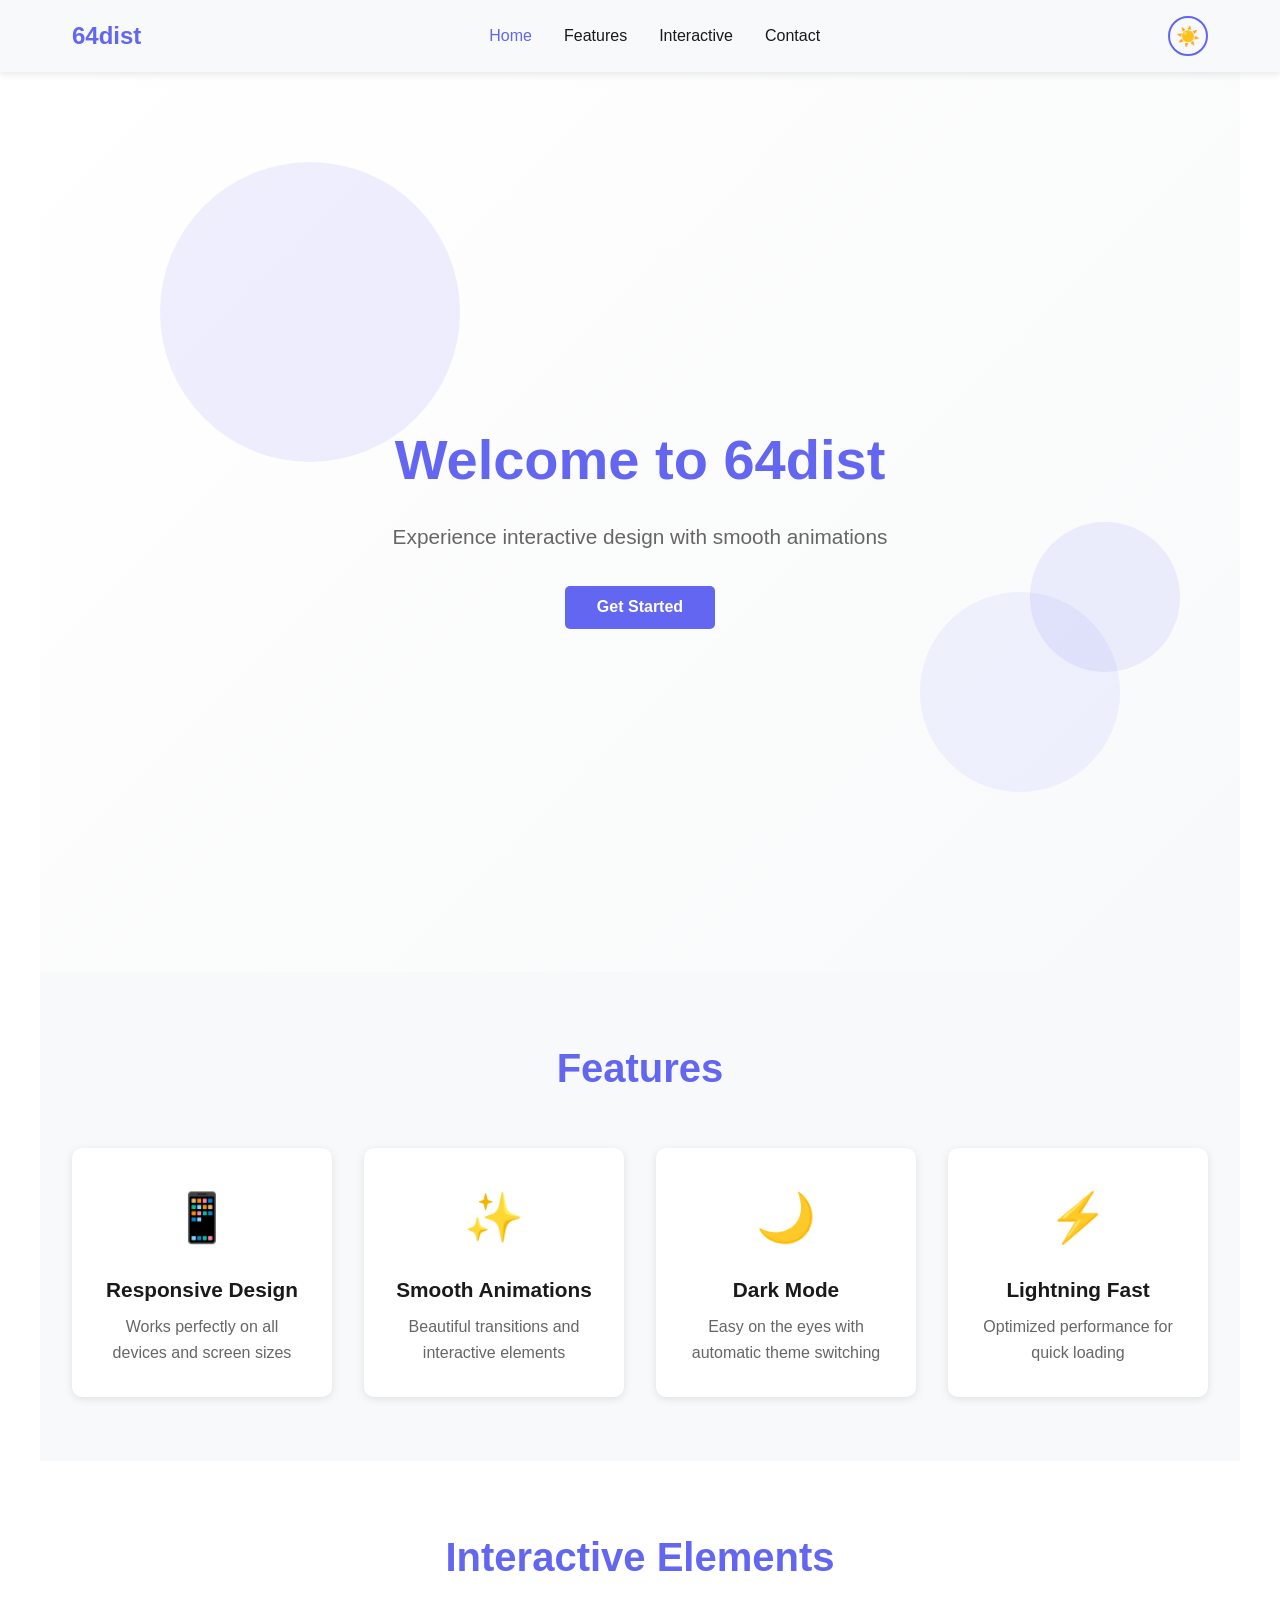
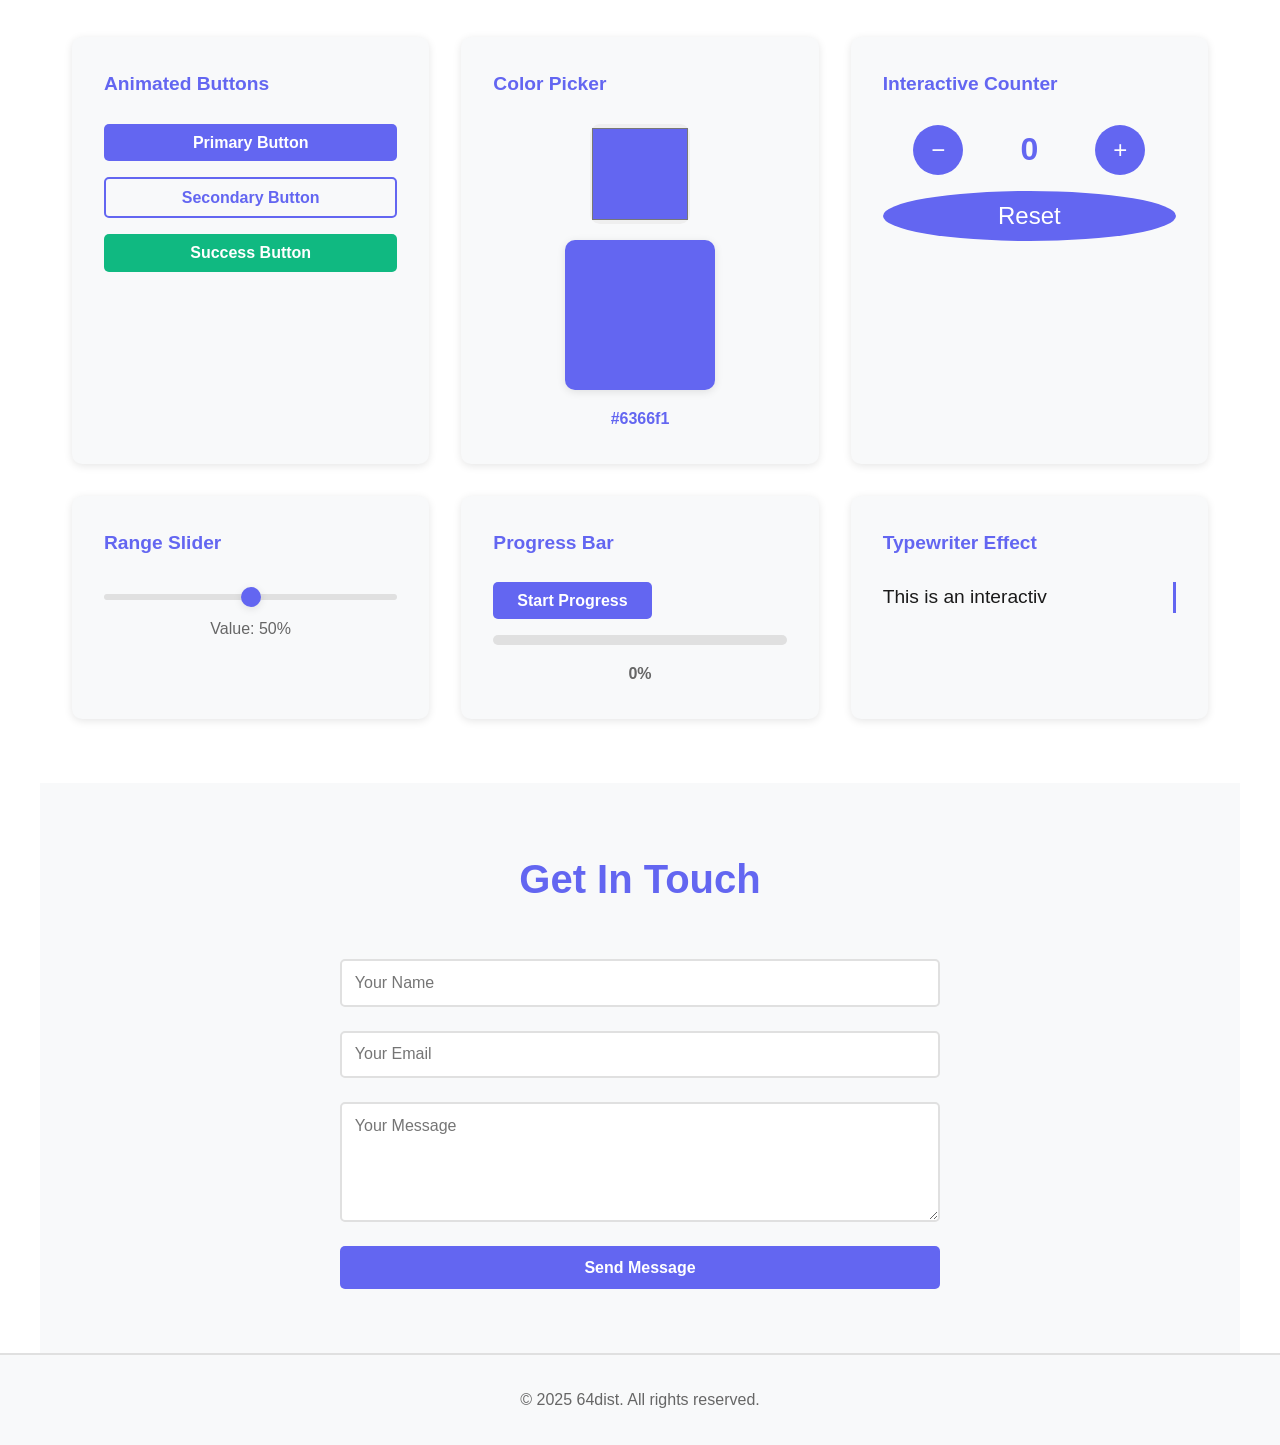
<file: index.html>
<!DOCTYPE html>
<html lang="en">
<head>
    <meta charset="UTF-8">
    <meta name="viewport" content="width=device-width, initial-scale=1.0">
    <title>64dist - Interactive Web Page</title>
    <link rel="stylesheet" href="style.css">
</head>
<body>
    <!-- Navigation Bar -->
    <nav class="navbar">
        <div class="nav-container">
            <div class="nav-brand">64dist</div>
            <ul class="nav-menu">
                <li><a href="#home" class="nav-link">Home</a></li>
                <li><a href="#features" class="nav-link">Features</a></li>
                <li><a href="#interactive" class="nav-link">Interactive</a></li>
                <li><a href="#contact" class="nav-link">Contact</a></li>
            </ul>
            <button class="theme-toggle" id="themeToggle" title="Toggle dark mode">
                <span class="sun-icon">☀️</span>
                <span class="moon-icon">🌙</span>
            </button>
        </div>
    </nav>

    <!-- Hero Section -->
    <section id="home" class="hero">
        <div class="hero-content">
            <h1 class="hero-title">Welcome to 64dist</h1>
            <p class="hero-subtitle">Experience interactive design with smooth animations</p>
            <button class="cta-button">Get Started</button>
        </div>
        <div class="hero-background">
            <div class="floating-shape shape-1"></div>
            <div class="floating-shape shape-2"></div>
            <div class="floating-shape shape-3"></div>
        </div>
    </section>

    <!-- Features Section -->
    <section id="features" class="features">
        <h2 class="section-title">Features</h2>
        <div class="features-grid">
            <div class="feature-card" data-feature="responsive">
                <div class="feature-icon">📱</div>
                <h3>Responsive Design</h3>
                <p>Works perfectly on all devices and screen sizes</p>
            </div>
            <div class="feature-card" data-feature="smooth">
                <div class="feature-icon">✨</div>
                <h3>Smooth Animations</h3>
                <p>Beautiful transitions and interactive elements</p>
            </div>
            <div class="feature-card" data-feature="dark">
                <div class="feature-icon">🌙</div>
                <h3>Dark Mode</h3>
                <p>Easy on the eyes with automatic theme switching</p>
            </div>
            <div class="feature-card" data-feature="fast">
                <div class="feature-icon">⚡</div>
                <h3>Lightning Fast</h3>
                <p>Optimized performance for quick loading</p>
            </div>
        </div>
    </section>

    <!-- Interactive Section -->
    <section id="interactive" class="interactive-section">
        <h2 class="section-title">Interactive Elements</h2>
        
        <div class="interactive-container">
            <!-- Button Animation Demo -->
            <div class="demo-box">
                <h3>Animated Buttons</h3>
                <div class="button-group">
                    <button class="btn btn-primary">Primary Button</button>
                    <button class="btn btn-secondary">Secondary Button</button>
                    <button class="btn btn-success">Success Button</button>
                </div>
            </div>

            <!-- Color Picker -->
            <div class="demo-box">
                <h3>Color Picker</h3>
                <div class="color-picker-container">
                    <input type="color" id="colorPicker" value="#6366f1" class="color-picker">
                    <div id="colorDisplay" class="color-display"></div>
                    <p id="colorValue" class="color-value">#6366f1</p>
                </div>
            </div>

            <!-- Counter -->
            <div class="demo-box">
                <h3>Interactive Counter</h3>
                <div class="counter-container">
                    <button class="counter-btn" id="decrementBtn">−</button>
                    <div id="counterDisplay" class="counter-display">0</div>
                    <button class="counter-btn" id="incrementBtn">+</button>
                </div>
                <button class="counter-btn reset-btn" id="resetBtn">Reset</button>
            </div>

            <!-- Slider -->
            <div class="demo-box">
                <h3>Range Slider</h3>
                <input type="range" id="rangeSlider" class="slider" min="0" max="100" value="50">
                <p class="slider-value">Value: <span id="sliderValue">50</span>%</p>
            </div>

            <!-- Animated Progress Bar -->
            <div class="demo-box">
                <h3>Progress Bar</h3>
                <button class="btn btn-primary" id="progressBtn">Start Progress</button>
                <div class="progress-bar-container">
                    <div id="progressBar" class="progress-bar"></div>
                </div>
                <p id="progressText" class="progress-text">0%</p>
            </div>

            <!-- Typewriter Effect -->
            <div class="demo-box">
                <h3>Typewriter Effect</h3>
                <p id="typewriter" class="typewriter"></p>
            </div>
        </div>
    </section>

    <!-- Contact Section -->
    <section id="contact" class="contact">
        <h2 class="section-title">Get In Touch</h2>
        <form class="contact-form" id="contactForm">
            <div class="form-group">
                <input type="text" placeholder="Your Name" required class="form-input">
            </div>
            <div class="form-group">
                <input type="email" placeholder="Your Email" required class="form-input">
            </div>
            <div class="form-group">
                <textarea placeholder="Your Message" rows="5" required class="form-textarea"></textarea>
            </div>
            <button type="submit" class="cta-button">Send Message</button>
        </form>
    </section>

    <!-- Footer -->
    <footer class="footer">
        <p>&copy; 2025 64dist. All rights reserved.</p>
    </footer>

    <script src="script.js"></script>
</body>
</html>
</file>
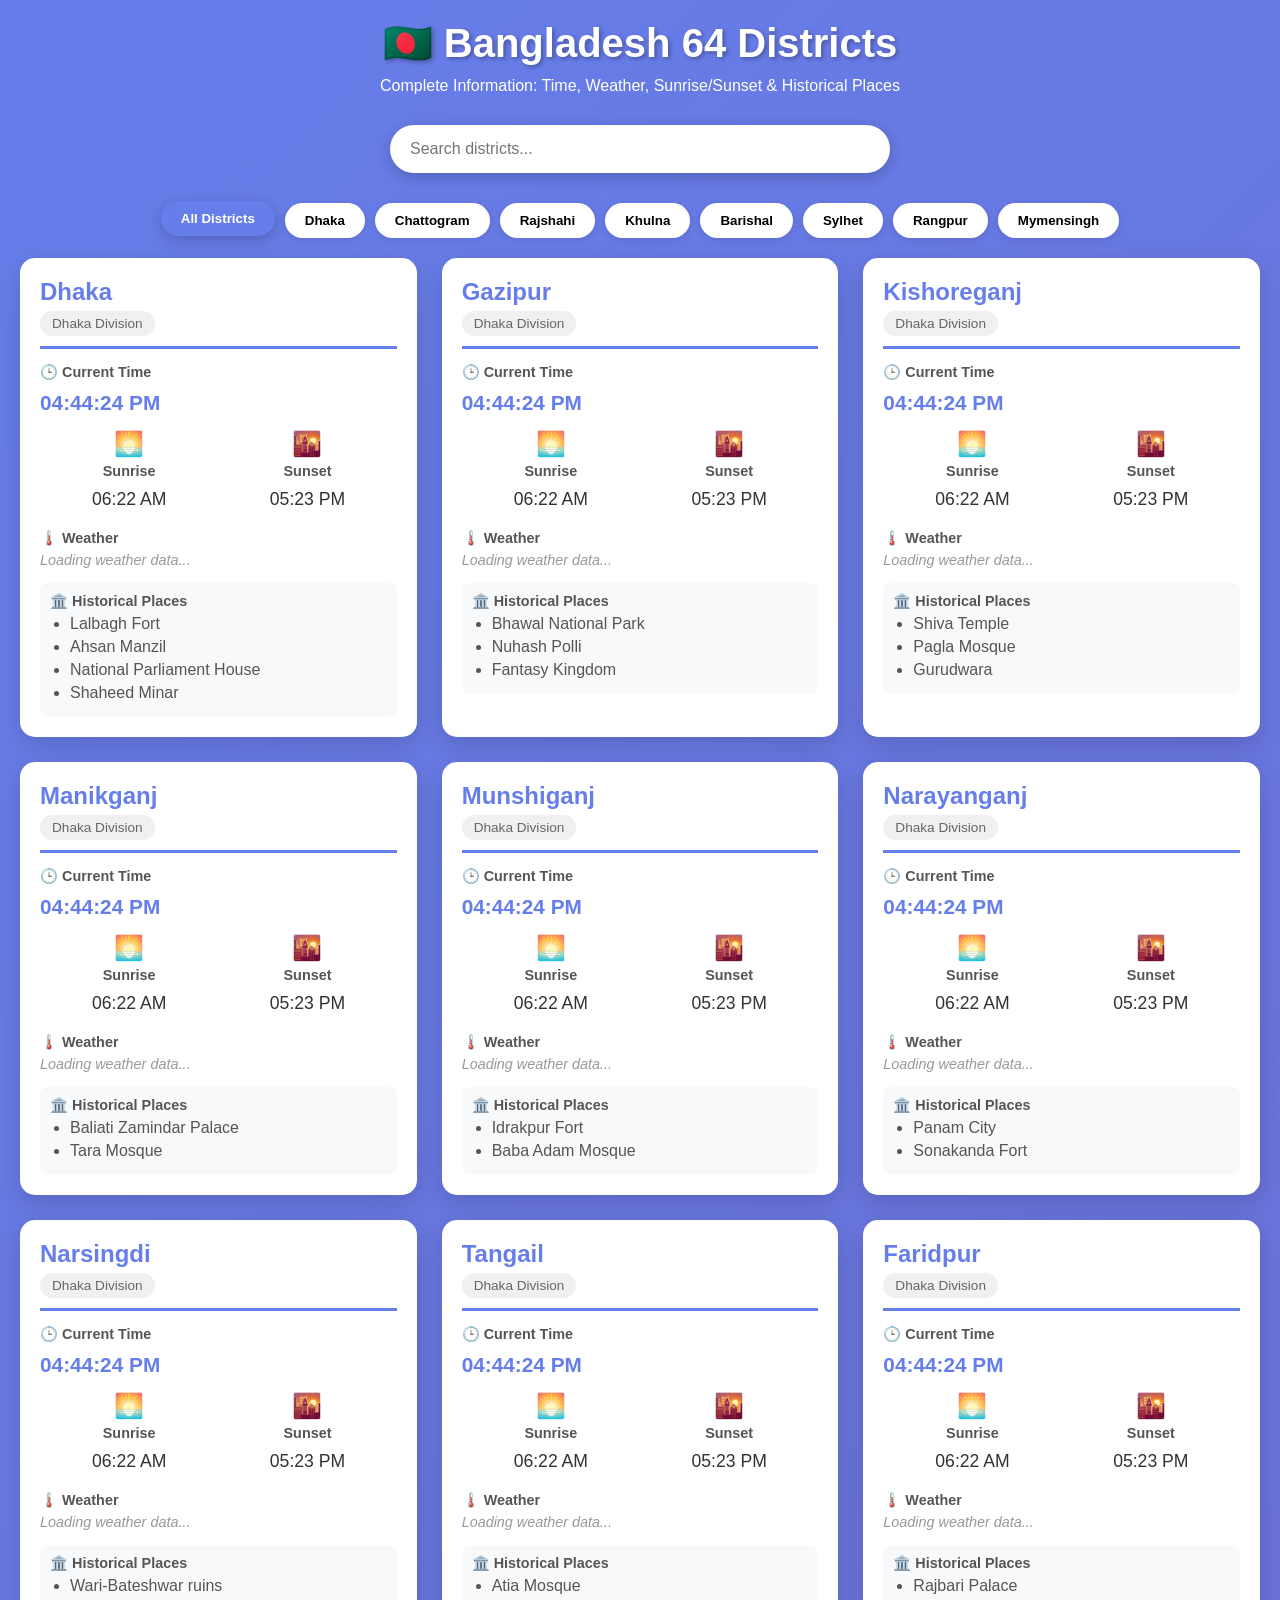
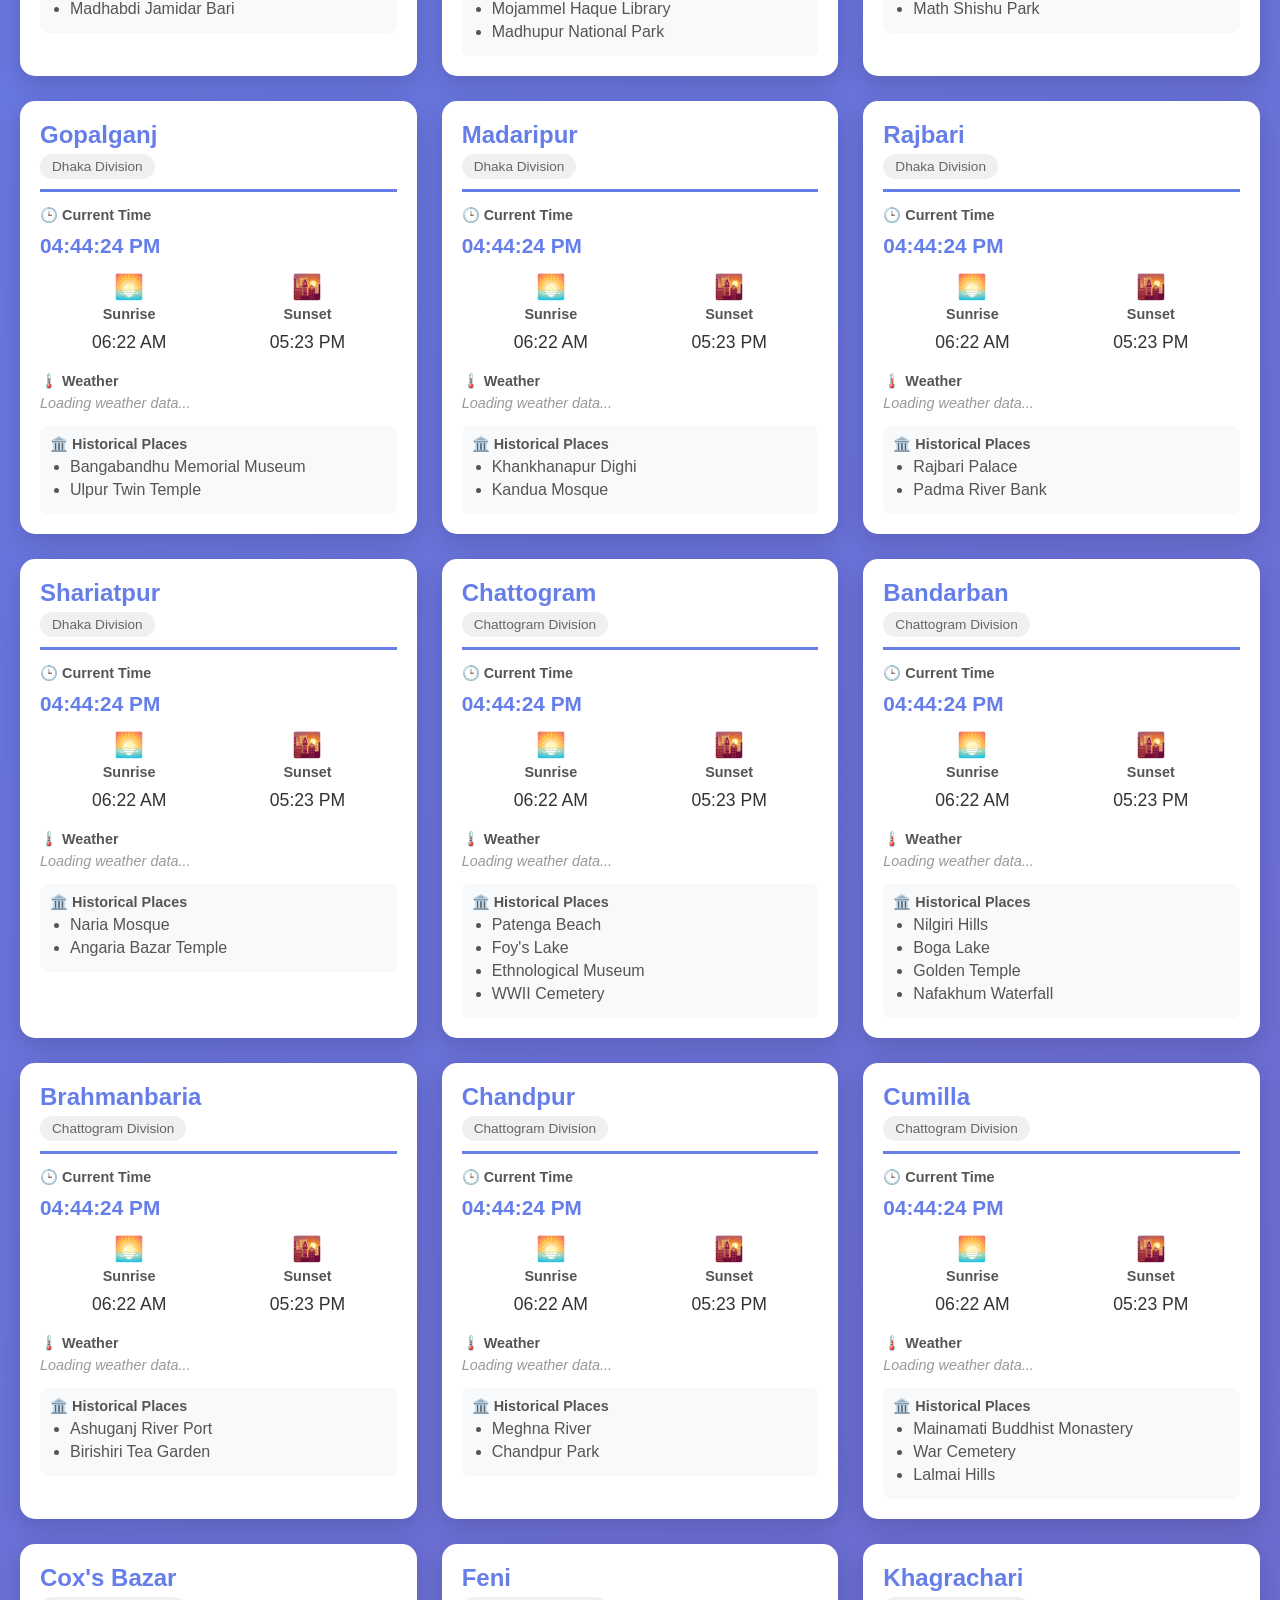
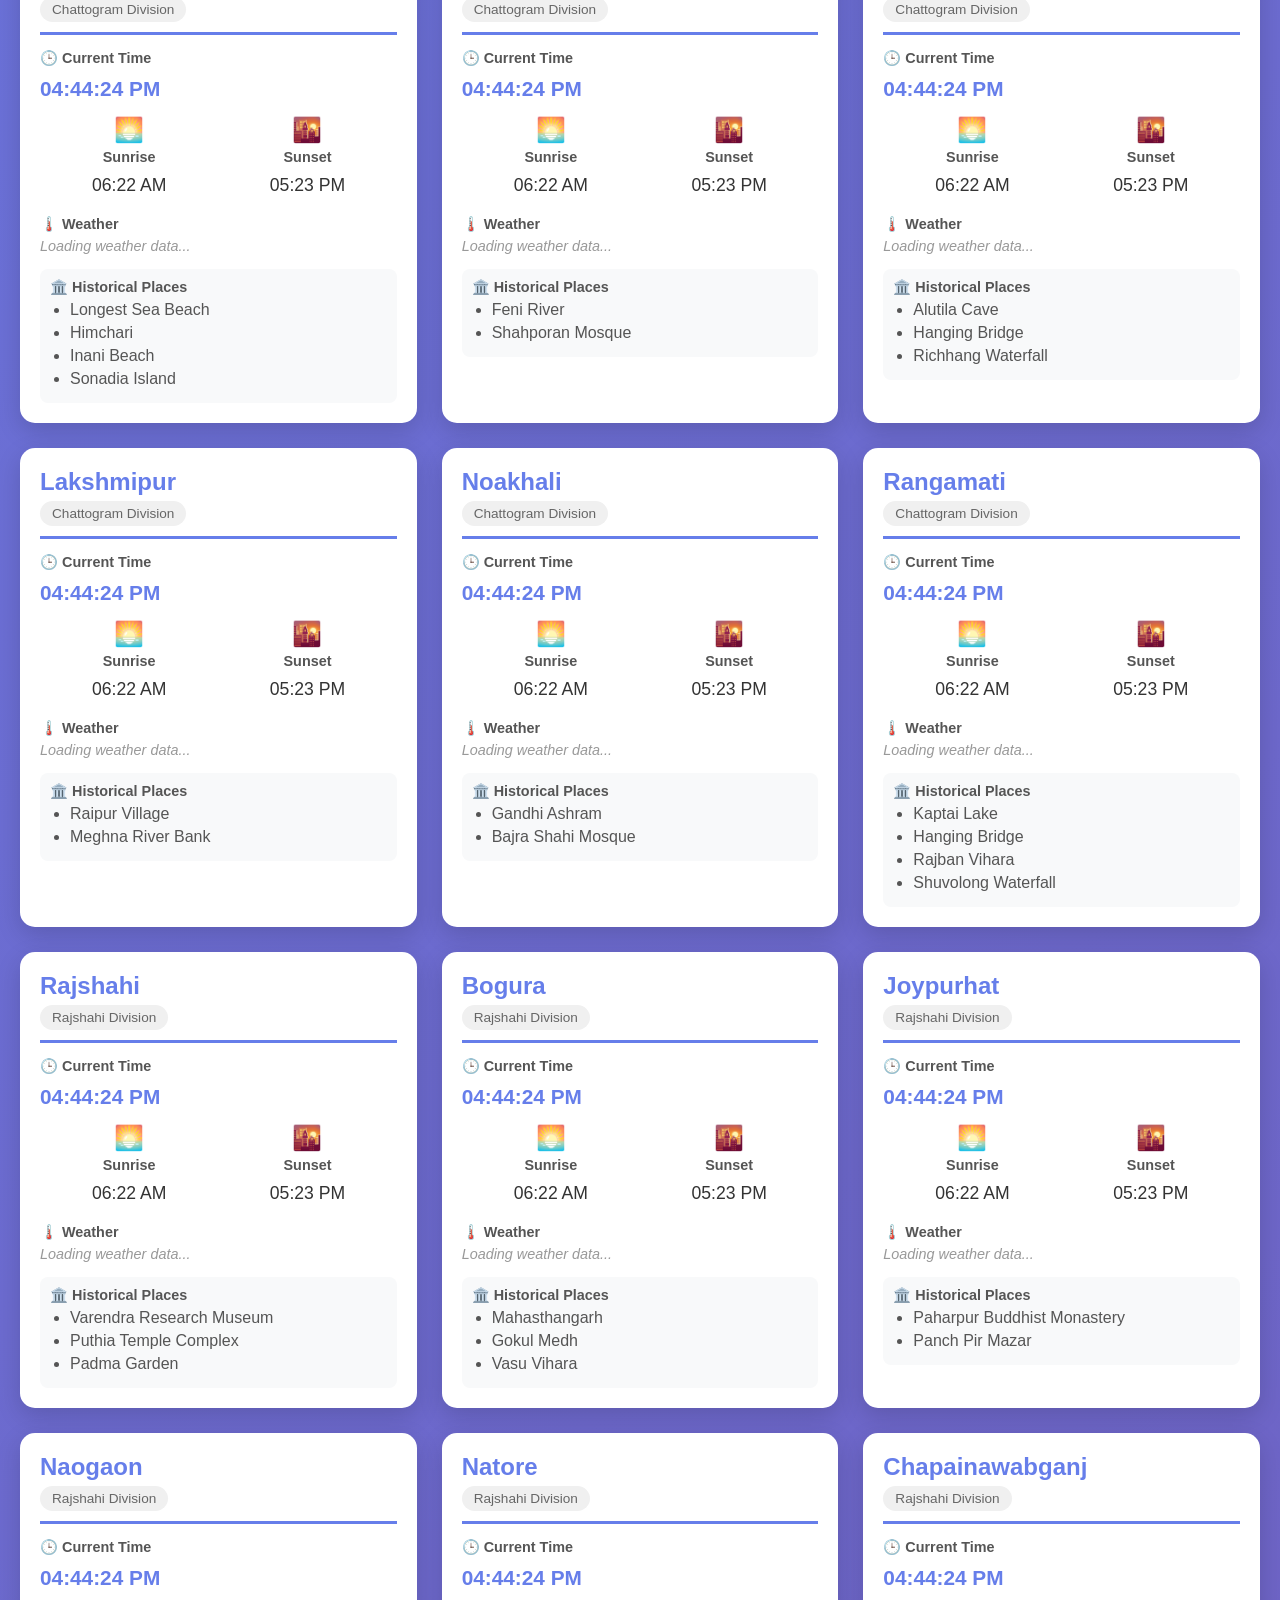
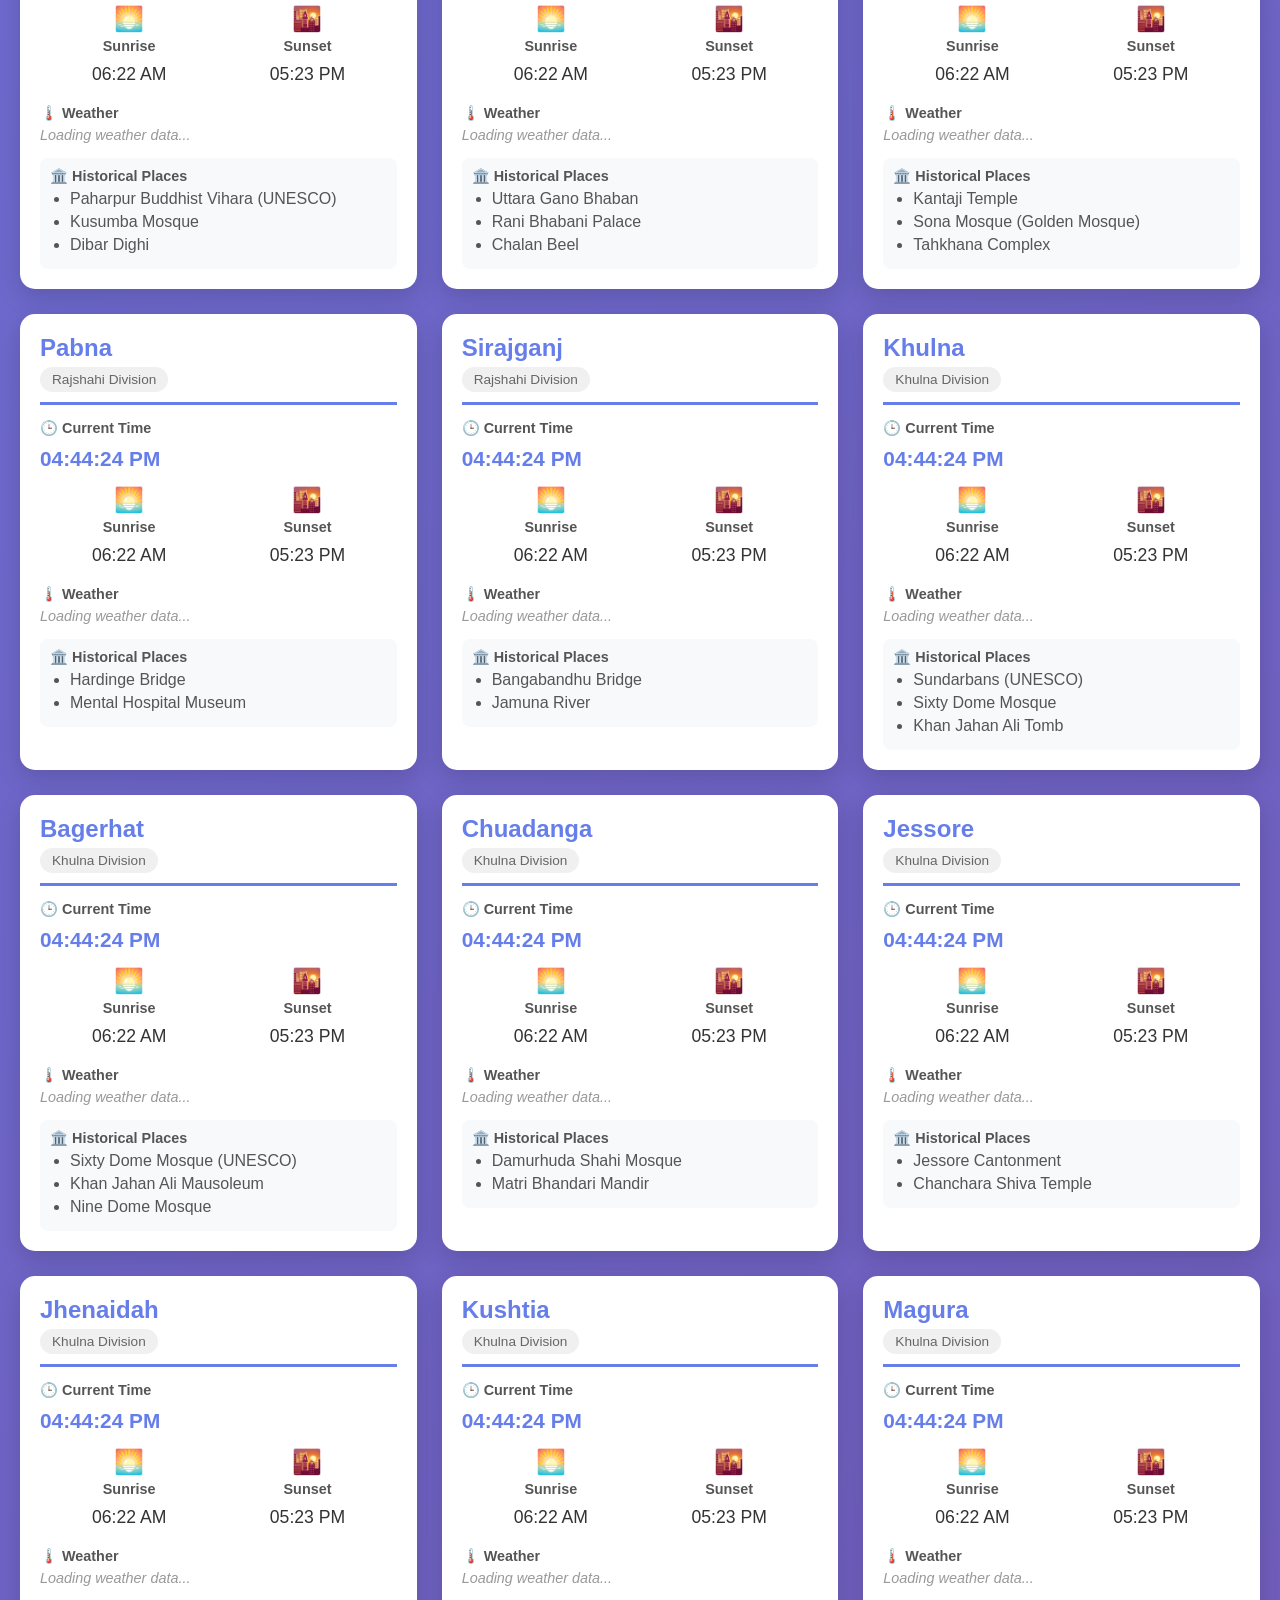
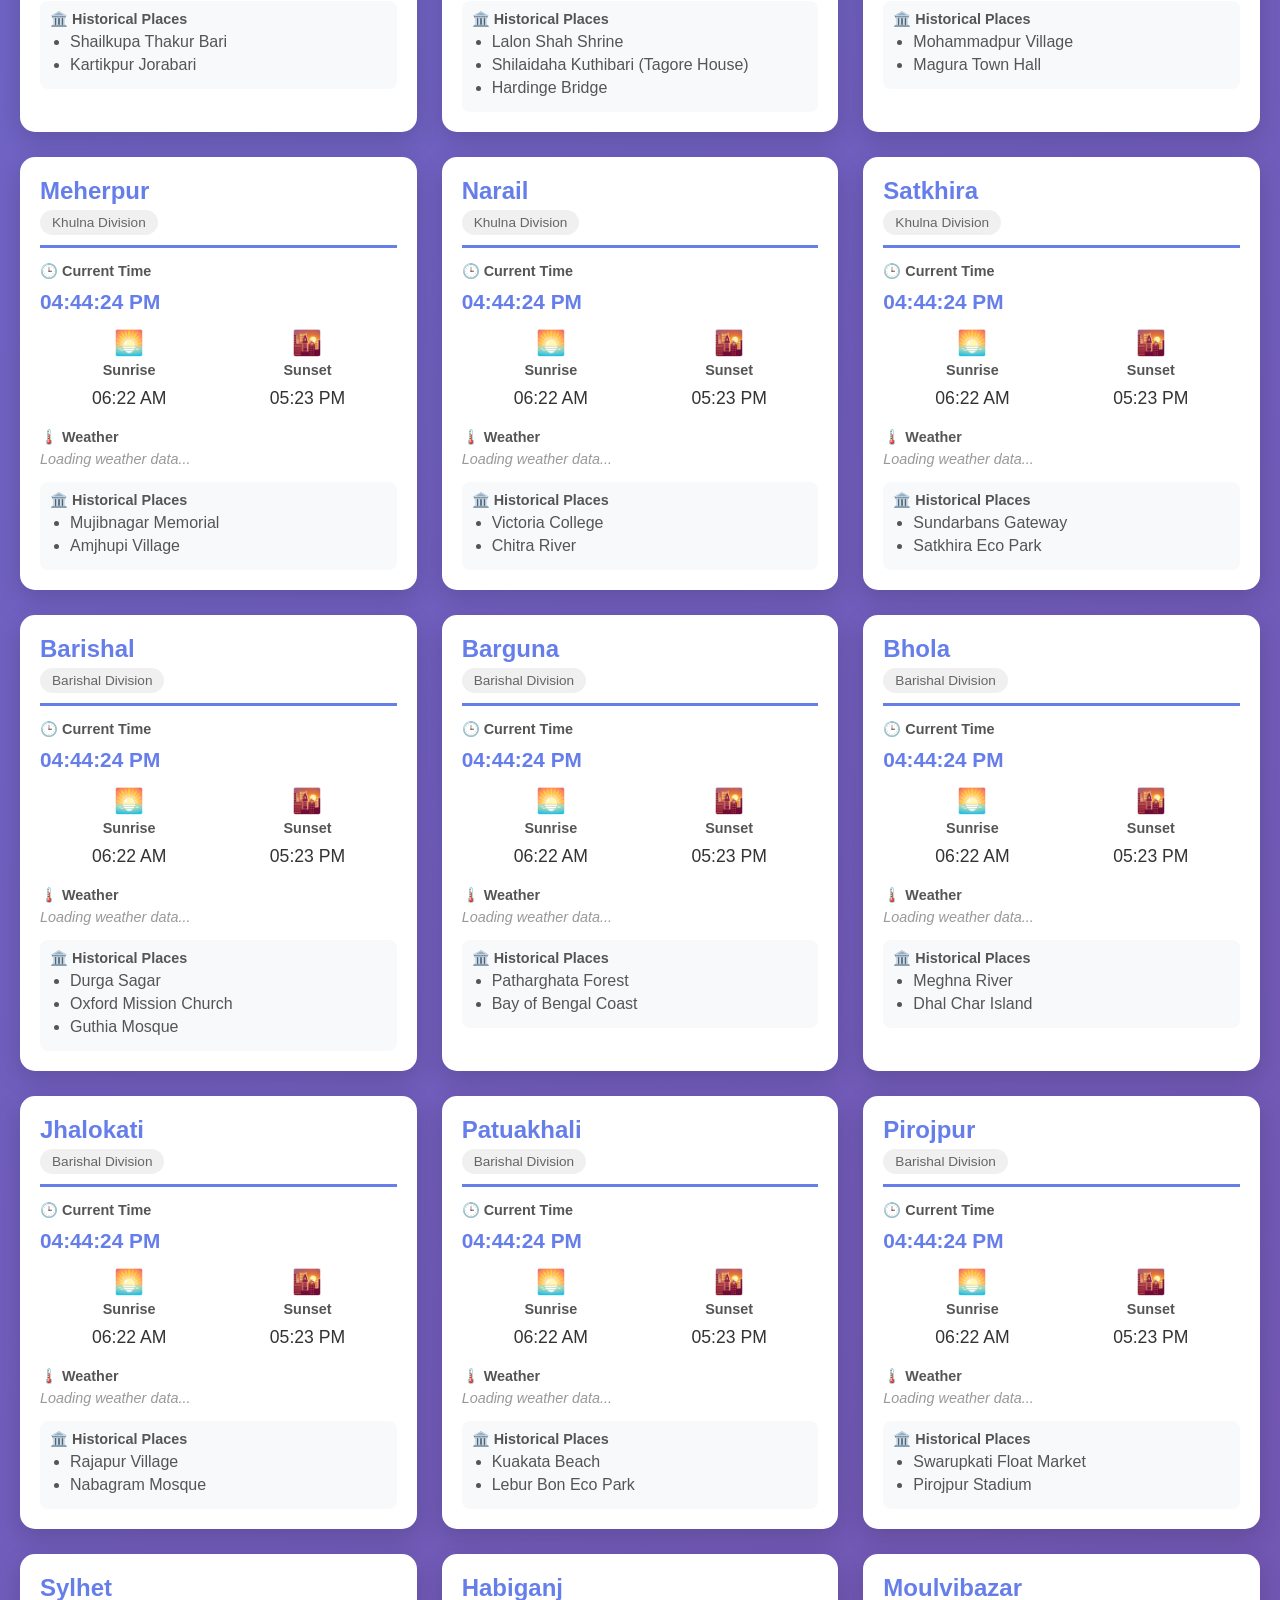
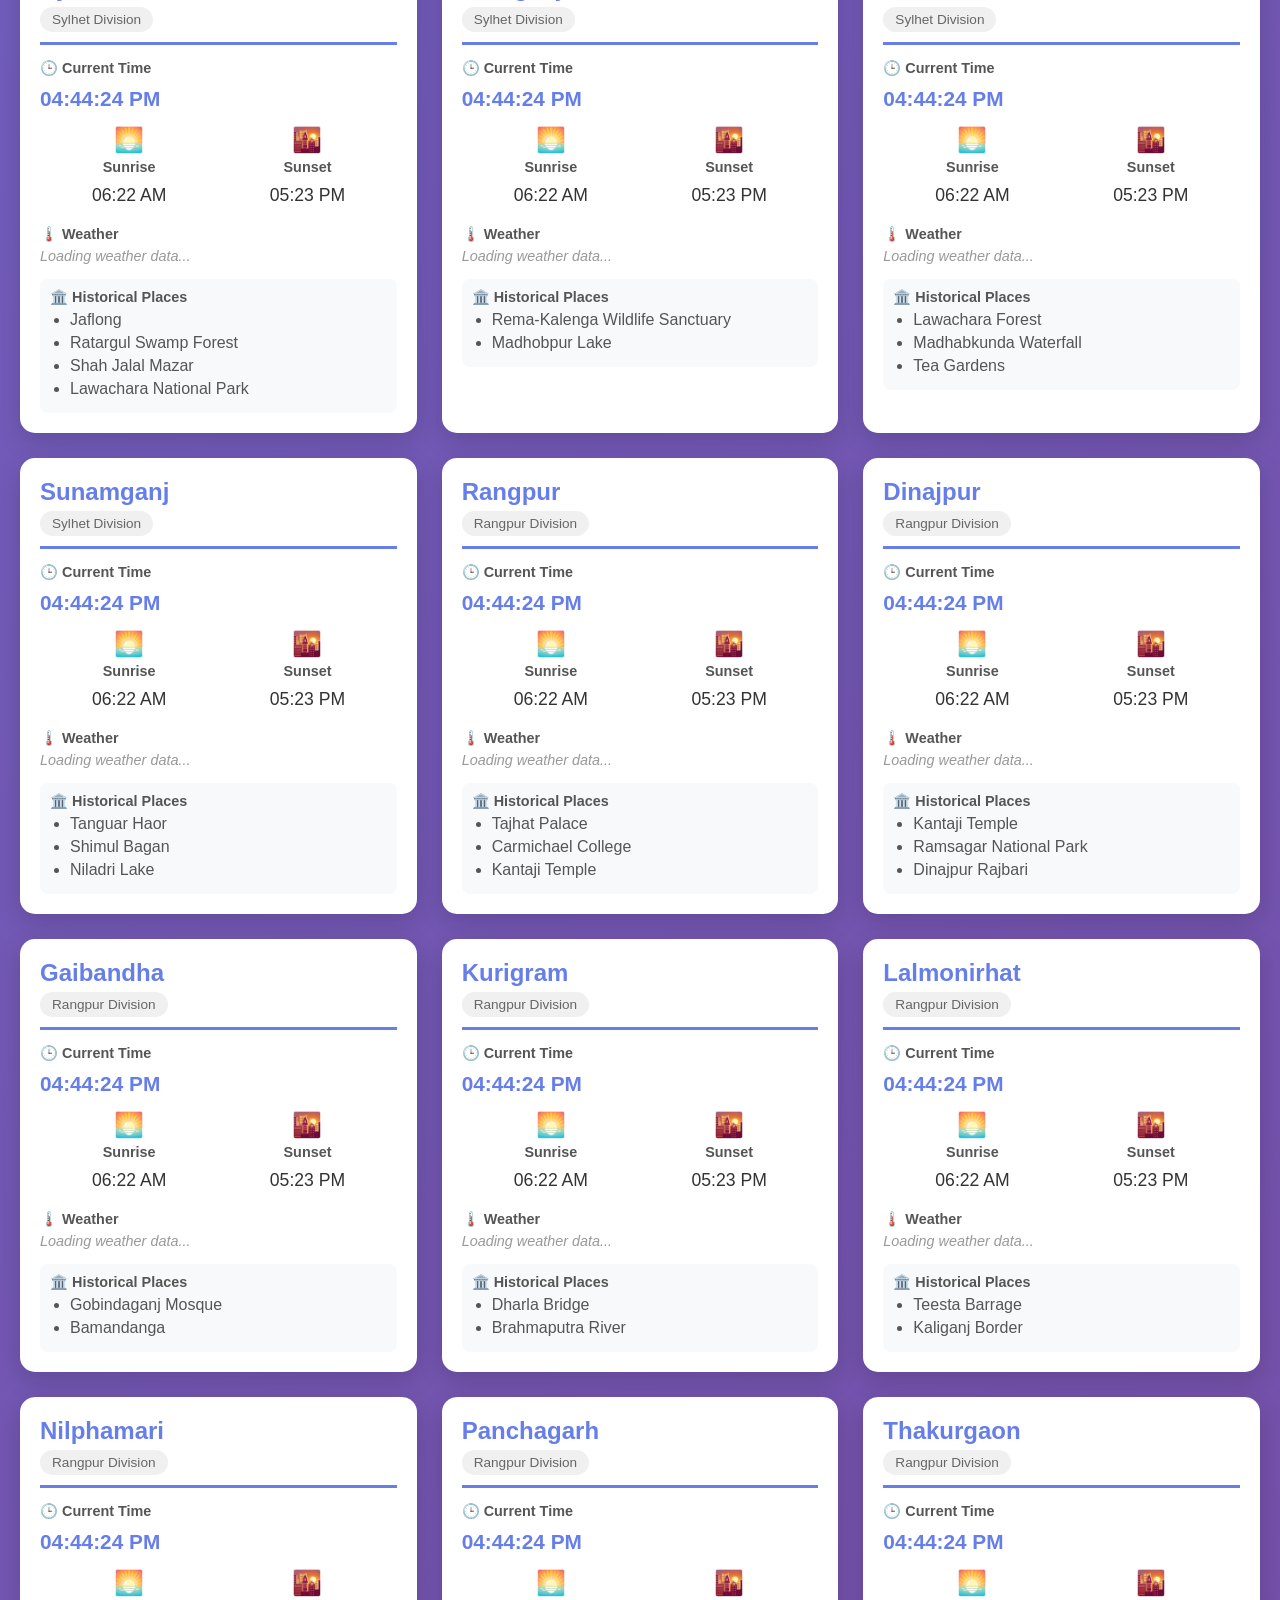
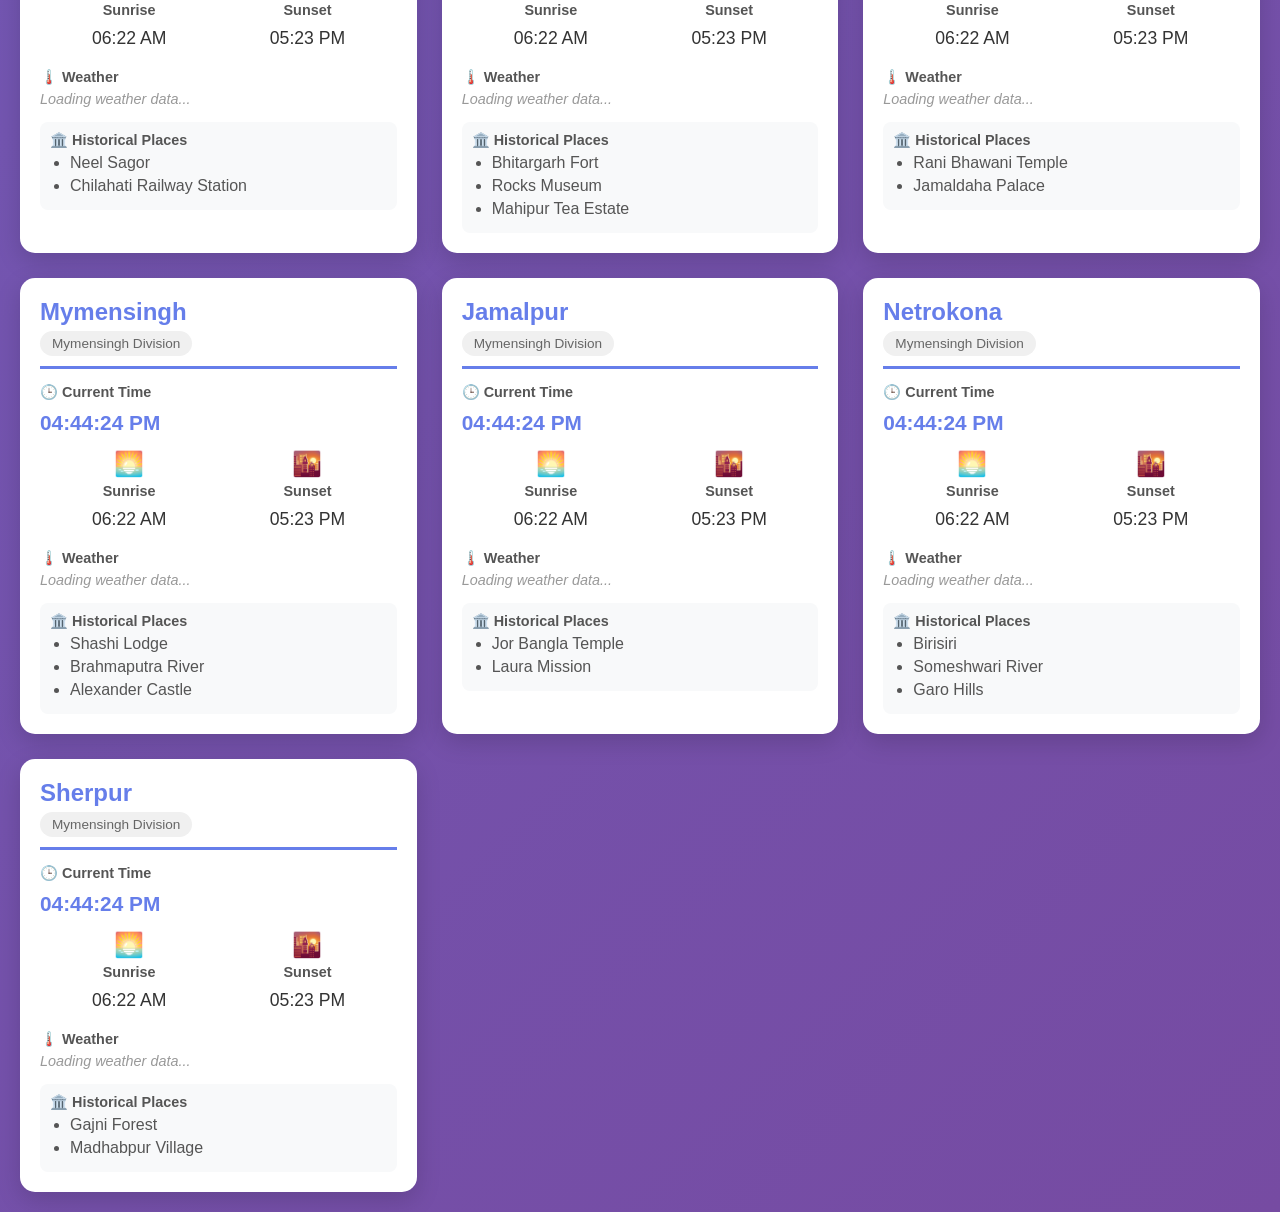
<file: 64.htm>
<!DOCTYPE html>
<html lang="en">
<head>
    <meta charset="UTF-8">
    <meta name="viewport" content="width=device-width, initial-scale=1.0">
    <title>Bangladesh 64 Districts - Complete Information</title>
    <style>
        * {
            margin: 0;
            padding: 0;
            box-sizing: border-box;
        }
        
        body {
            font-family: 'Segoe UI', Tahoma, Geneva, Verdana, sans-serif;
            background: linear-gradient(135deg, #667eea 0%, #764ba2 100%);
            min-height: 100vh;
            padding: 20px;
        }
        
        .container {
            max-width: 1400px;
            margin: 0 auto;
        }
        
        header {
            text-align: center;
            color: white;
            margin-bottom: 30px;
        }
        
        h1 {
            font-size: 2.5em;
            margin-bottom: 10px;
            text-shadow: 2px 2px 4px rgba(0,0,0,0.3);
        }
        
        .search-box {
            text-align: center;
            margin-bottom: 30px;
        }
        
        #searchInput {
            width: 100%;
            max-width: 500px;
            padding: 15px 20px;
            font-size: 16px;
            border: none;
            border-radius: 50px;
            box-shadow: 0 4px 15px rgba(0,0,0,0.2);
            outline: none;
        }
        
        .filter-buttons {
            text-align: center;
            margin-bottom: 20px;
            display: flex;
            flex-wrap: wrap;
            justify-content: center;
            gap: 10px;
        }
        
        .filter-btn {
            padding: 10px 20px;
            background: white;
            border: none;
            border-radius: 25px;
            cursor: pointer;
            font-weight: bold;
            transition: all 0.3s;
            box-shadow: 0 2px 10px rgba(0,0,0,0.1);
        }
        
        .filter-btn:hover, .filter-btn.active {
            background: #667eea;
            color: white;
            transform: translateY(-2px);
            box-shadow: 0 4px 15px rgba(0,0,0,0.2);
        }
        
        .districts-grid {
            display: grid;
            grid-template-columns: repeat(auto-fill, minmax(350px, 1fr));
            gap: 25px;
            margin-top: 20px;
        }
        
        .district-card {
            background: white;
            border-radius: 15px;
            padding: 20px;
            box-shadow: 0 8px 25px rgba(0,0,0,0.15);
            transition: transform 0.3s, box-shadow 0.3s;
            cursor: pointer;
        }
        
        .district-card:hover {
            transform: translateY(-5px);
            box-shadow: 0 12px 35px rgba(0,0,0,0.25);
        }
        
        .district-header {
            border-bottom: 3px solid #667eea;
            padding-bottom: 10px;
            margin-bottom: 15px;
        }
        
        .district-name {
            font-size: 1.5em;
            color: #667eea;
            font-weight: bold;
        }
        
        .division-tag {
            display: inline-block;
            background: #f0f0f0;
            padding: 5px 12px;
            border-radius: 15px;
            font-size: 0.85em;
            margin-top: 5px;
            color: #666;
        }
        
        .info-section {
            margin: 15px 0;
        }
        
        .info-label {
            font-weight: bold;
            color: #555;
            font-size: 0.9em;
            margin-bottom: 5px;
        }
        
        .info-value {
            color: #333;
            font-size: 1.1em;
            padding: 5px 0;
        }
        
        .weather-icon {
            font-size: 2em;
            margin: 10px 0;
        }
        
        .historical-places {
            background: #f8f9fa;
            padding: 10px;
            border-radius: 8px;
            margin-top: 10px;
        }
        
        .historical-places ul {
            padding-left: 20px;
            margin-top: 5px;
        }
        
        .historical-places li {
            margin: 5px 0;
            color: #555;
        }
        
        .loading {
            text-align: center;
            color: white;
            font-size: 1.2em;
            padding: 40px;
        }
        
        .time-display {
            font-size: 1.3em;
            font-weight: bold;
            color: #667eea;
            margin: 10px 0;
        }
        
        .sun-times {
            display: flex;
            justify-content: space-between;
            margin: 10px 0;
        }
        
        .sun-time {
            text-align: center;
            flex: 1;
        }
        
        .sun-icon {
            font-size: 1.5em;
            margin-bottom: 5px;
        }

        .weather-loading {
            color: #999;
            font-size: 0.9em;
            font-style: italic;
        }

        .wind-info {
            color: #666;
            font-size: 0.9em;
            margin-top: 5px;
        }

        @media (max-width: 768px) {
            .districts-grid {
                grid-template-columns: 1fr;
            }
            
            h1 {
                font-size: 1.8em;
            }
        }
    </style>
</head>
<body>
    <div class="container">
        <header>
            <h1>🇧🇩 Bangladesh 64 Districts</h1>
            <p>Complete Information: Time, Weather, Sunrise/Sunset & Historical Places</p>
        </header>
        
        <div class="search-box">
            <input type="text" id="searchInput" placeholder="Search districts...">
        </div>
        
        <div class="filter-buttons">
            <button class="filter-btn active" onclick="filterDivision('all')">All Districts</button>
            <button class="filter-btn" onclick="filterDivision('Dhaka')">Dhaka</button>
            <button class="filter-btn" onclick="filterDivision('Chattogram')">Chattogram</button>
            <button class="filter-btn" onclick="filterDivision('Rajshahi')">Rajshahi</button>
            <button class="filter-btn" onclick="filterDivision('Khulna')">Khulna</button>
            <button class="filter-btn" onclick="filterDivision('Barishal')">Barishal</button>
            <button class="filter-btn" onclick="filterDivision('Sylhet')">Sylhet</button>
            <button class="filter-btn" onclick="filterDivision('Rangpur')">Rangpur</button>
            <button class="filter-btn" onclick="filterDivision('Mymensingh')">Mymensingh</button>
        </div>
        
        <div class="districts-grid" id="districtsGrid">
            <div class="loading">Loading districts data...</div>
        </div>
    </div>

    <script>
        const districts = [
            { name: "Dhaka", division: "Dhaka", lat: 23.8103, lon: 90.4125, historical: ["Lalbagh Fort", "Ahsan Manzil", "National Parliament House", "Shaheed Minar"] },
            { name: "Gazipur", division: "Dhaka", lat: 24.0022, lon: 90.4264, historical: ["Bhawal National Park", "Nuhash Polli", "Fantasy Kingdom"] },
            { name: "Kishoreganj", division: "Dhaka", lat: 24.4260, lon: 90.7765, historical: ["Shiva Temple", "Pagla Mosque", "Gurudwara"] },
            { name: "Manikganj", division: "Dhaka", lat: 23.8617, lon: 90.0003, historical: ["Baliati Zamindar Palace", "Tara Mosque"] },
            { name: "Munshiganj", division: "Dhaka", lat: 23.5422, lon: 90.5305, historical: ["Idrakpur Fort", "Baba Adam Mosque"] },
            { name: "Narayanganj", division: "Dhaka", lat: 23.6238, lon: 90.5000, historical: ["Panam City", "Sonakanda Fort"] },
            { name: "Narsingdi", division: "Dhaka", lat: 23.9229, lon: 90.7176, historical: ["Wari-Bateshwar ruins", "Madhabdi Jamidar Bari"] },
            { name: "Tangail", division: "Dhaka", lat: 24.2513, lon: 89.9167, historical: ["Atia Mosque", "Mojammel Haque Library", "Madhupur National Park"] },
            { name: "Faridpur", division: "Dhaka", lat: 23.6070, lon: 89.8429, historical: ["Rajbari Palace", "Math Shishu Park"] },
            { name: "Gopalganj", division: "Dhaka", lat: 23.0050, lon: 89.8266, historical: ["Bangabandhu Memorial Museum", "Ulpur Twin Temple"] },
            { name: "Madaripur", division: "Dhaka", lat: 23.1641, lon: 90.1897, historical: ["Khankhanapur Dighi", "Kandua Mosque"] },
            { name: "Rajbari", division: "Dhaka", lat: 23.7574, lon: 89.6444, historical: ["Rajbari Palace", "Padma River Bank"] },
            { name: "Shariatpur", division: "Dhaka", lat: 23.2423, lon: 90.4348, historical: ["Naria Mosque", "Angaria Bazar Temple"] },
            
            { name: "Chattogram", division: "Chattogram", lat: 22.3569, lon: 91.7832, historical: ["Patenga Beach", "Foy's Lake", "Ethnological Museum", "WWII Cemetery"] },
            { name: "Bandarban", division: "Chattogram", lat: 22.1953, lon: 92.2183, historical: ["Nilgiri Hills", "Boga Lake", "Golden Temple", "Nafakhum Waterfall"] },
            { name: "Brahmanbaria", division: "Chattogram", lat: 23.9570, lon: 91.1119, historical: ["Ashuganj River Port", "Birishiri Tea Garden"] },
            { name: "Chandpur", division: "Chattogram", lat: 23.2513, lon: 90.8518, historical: ["Meghna River", "Chandpur Park"] },
            { name: "Cumilla", division: "Chattogram", lat: 23.4607, lon: 91.1809, historical: ["Mainamati Buddhist Monastery", "War Cemetery", "Lalmai Hills"] },
            { name: "Cox's Bazar", division: "Chattogram", lat: 21.4272, lon: 92.0058, historical: ["Longest Sea Beach", "Himchari", "Inani Beach", "Sonadia Island"] },
            { name: "Feni", division: "Chattogram", lat: 23.0159, lon: 91.3976, historical: ["Feni River", "Shahporan Mosque"] },
            { name: "Khagrachari", division: "Chattogram", lat: 23.1193, lon: 91.9847, historical: ["Alutila Cave", "Hanging Bridge", "Richhang Waterfall"] },
            { name: "Lakshmipur", division: "Chattogram", lat: 22.9447, lon: 90.8282, historical: ["Raipur Village", "Meghna River Bank"] },
            { name: "Noakhali", division: "Chattogram", lat: 22.8696, lon: 91.0995, historical: ["Gandhi Ashram", "Bajra Shahi Mosque"] },
            { name: "Rangamati", division: "Chattogram", lat: 22.6533, lon: 92.1753, historical: ["Kaptai Lake", "Hanging Bridge", "Rajban Vihara", "Shuvolong Waterfall"] },
            
            { name: "Rajshahi", division: "Rajshahi", lat: 24.3745, lon: 88.6042, historical: ["Varendra Research Museum", "Puthia Temple Complex", "Padma Garden"] },
            { name: "Bogura", division: "Rajshahi", lat: 24.8465, lon: 89.3770, historical: ["Mahasthangarh", "Gokul Medh", "Vasu Vihara"] },
            { name: "Joypurhat", division: "Rajshahi", lat: 25.0968, lon: 89.0227, historical: ["Paharpur Buddhist Monastery", "Panch Pir Mazar"] },
            { name: "Naogaon", division: "Rajshahi", lat: 24.8132, lon: 88.9316, historical: ["Paharpur Buddhist Vihara (UNESCO)", "Kusumba Mosque", "Dibar Dighi"] },
            { name: "Natore", division: "Rajshahi", lat: 24.4206, lon: 89.0000, historical: ["Uttara Gano Bhaban", "Rani Bhabani Palace", "Chalan Beel"] },
            { name: "Chapainawabganj", division: "Rajshahi", lat: 24.5965, lon: 88.2775, historical: ["Kantaji Temple", "Sona Mosque (Golden Mosque)", "Tahkhana Complex"] },
            { name: "Pabna", division: "Rajshahi", lat: 24.0064, lon: 89.2372, historical: ["Hardinge Bridge", "Mental Hospital Museum"] },
            { name: "Sirajganj", division: "Rajshahi", lat: 24.4533, lon: 89.7006, historical: ["Bangabandhu Bridge", "Jamuna River"] },
            
            { name: "Khulna", division: "Khulna", lat: 22.8456, lon: 89.5403, historical: ["Sundarbans (UNESCO)", "Sixty Dome Mosque", "Khan Jahan Ali Tomb"] },
            { name: "Bagerhat", division: "Khulna", lat: 22.6516, lon: 89.7851, historical: ["Sixty Dome Mosque (UNESCO)", "Khan Jahan Ali Mausoleum", "Nine Dome Mosque"] },
            { name: "Chuadanga", division: "Khulna", lat: 23.6401, lon: 88.8410, historical: ["Damurhuda Shahi Mosque", "Matri Bhandari Mandir"] },
            { name: "Jessore", division: "Khulna", lat: 23.1634, lon: 89.2182, historical: ["Jessore Cantonment", "Chanchara Shiva Temple"] },
            { name: "Jhenaidah", division: "Khulna", lat: 23.5449, lon: 89.1539, historical: ["Shailkupa Thakur Bari", "Kartikpur Jorabari"] },
            { name: "Kushtia", division: "Khulna", lat: 23.9011, lon: 89.1099, historical: ["Lalon Shah Shrine", "Shilaidaha Kuthibari (Tagore House)", "Hardinge Bridge"] },
            { name: "Magura", division: "Khulna", lat: 23.4855, lon: 89.4198, historical: ["Mohammadpur Village", "Magura Town Hall"] },
            { name: "Meherpur", division: "Khulna", lat: 23.7625, lon: 88.6318, historical: ["Mujibnagar Memorial", "Amjhupi Village"] },
            { name: "Narail", division: "Khulna", lat: 23.1163, lon: 89.5840, historical: ["Victoria College", "Chitra River"] },
            { name: "Satkhira", division: "Khulna", lat: 22.7185, lon: 89.0705, historical: ["Sundarbans Gateway", "Satkhira Eco Park"] },
            
            { name: "Barishal", division: "Barishal", lat: 22.7010, lon: 90.3535, historical: ["Durga Sagar", "Oxford Mission Church", "Guthia Mosque"] },
            { name: "Barguna", division: "Barishal", lat: 22.1595, lon: 90.1120, historical: ["Patharghata Forest", "Bay of Bengal Coast"] },
            { name: "Bhola", division: "Barishal", lat: 22.6859, lon: 90.6482, historical: ["Meghna River", "Dhal Char Island"] },
            { name: "Jhalokati", division: "Barishal", lat: 22.6406, lon: 90.1987, historical: ["Rajapur Village", "Nabagram Mosque"] },
            { name: "Patuakhali", division: "Barishal", lat: 22.3596, lon: 90.3298, historical: ["Kuakata Beach", "Lebur Bon Eco Park"] },
            { name: "Pirojpur", division: "Barishal", lat: 22.5841, lon: 89.9720, historical: ["Swarupkati Float Market", "Pirojpur Stadium"] },
            
            { name: "Sylhet", division: "Sylhet", lat: 24.8949, lon: 91.8687, historical: ["Jaflong", "Ratargul Swamp Forest", "Shah Jalal Mazar", "Lawachara National Park"] },
            { name: "Habiganj", division: "Sylhet", lat: 24.3745, lon: 91.4156, historical: ["Rema-Kalenga Wildlife Sanctuary", "Madhobpur Lake"] },
            { name: "Moulvibazar", division: "Sylhet", lat: 24.4829, lon: 91.7314, historical: ["Lawachara Forest", "Madhabkunda Waterfall", "Tea Gardens"] },
            { name: "Sunamganj", division: "Sylhet", lat: 25.0658, lon: 91.3950, historical: ["Tanguar Haor", "Shimul Bagan", "Niladri Lake"] },
            
            { name: "Rangpur", division: "Rangpur", lat: 25.7439, lon: 89.2752, historical: ["Tajhat Palace", "Carmichael College", "Kantaji Temple"] },
            { name: "Dinajpur", division: "Rangpur", lat: 25.6217, lon: 88.6354, historical: ["Kantaji Temple", "Ramsagar National Park", "Dinajpur Rajbari"] },
            { name: "Gaibandha", division: "Rangpur", lat: 25.3287, lon: 89.5282, historical: ["Gobindaganj Mosque", "Bamandanga"] },
            { name: "Kurigram", division: "Rangpur", lat: 25.8072, lon: 89.6363, historical: ["Dharla Bridge", "Brahmaputra River"] },
            { name: "Lalmonirhat", division: "Rangpur", lat: 25.9923, lon: 89.2847, historical: ["Teesta Barrage", "Kaliganj Border"] },
            { name: "Nilphamari", division: "Rangpur", lat: 25.9319, lon: 88.8560, historical: ["Neel Sagor", "Chilahati Railway Station"] },
            { name: "Panchagarh", division: "Rangpur", lat: 26.3411, lon: 88.5541, historical: ["Bhitargarh Fort", "Rocks Museum", "Mahipur Tea Estate"] },
            { name: "Thakurgaon", division: "Rangpur", lat: 26.0336, lon: 88.4616, historical: ["Rani Bhawani Temple", "Jamaldaha Palace"] },
            
            { name: "Mymensingh", division: "Mymensingh", lat: 24.7471, lon: 90.4203, historical: ["Shashi Lodge", "Brahmaputra River", "Alexander Castle"] },
            { name: "Jamalpur", division: "Mymensingh", lat: 24.9375, lon: 89.9377, historical: ["Jor Bangla Temple", "Laura Mission"] },
            { name: "Netrokona", division: "Mymensingh", lat: 24.8104, lon: 90.7278, historical: ["Birisiri", "Someshwari River", "Garo Hills"] },
            { name: "Sherpur", division: "Mymensingh", lat: 25.0204, lon: 90.0152, historical: ["Gajni Forest", "Madhabpur Village"] }
        ];

        let currentFilter = 'all';
        const weatherCache = {};
        
        function getWeatherIcon(temp) {
            if (temp > 32) return '☀️';
            if (temp > 28) return '🌤️';
            if (temp > 20) return '⛅';
            return '☁️';
        }
        
        function calculateSunTimes(lat, lon) {
            const now = new Date();
            const day = now.getDate();
            const month = now.getMonth() + 1;
            
            const sunrise = new Date();
            sunrise.setHours(6, 0 + (month - 1) * 2, 0);
            
            const sunset = new Date();
            sunset.setHours(17, 45 - (month - 1) * 2, 0);
            
            return {
                sunrise: sunrise.toLocaleTimeString('en-US', { hour: '2-digit', minute: '2-digit' }),
                sunset: sunset.toLocaleTimeString('en-US', { hour: '2-digit', minute: '2-digit' })
            };
        }
        
        async function fetchWeatherData(lat, lon, districtName) {
            const cacheKey = `${lat},${lon}`;
            
            if (weatherCache[cacheKey]) {
                return weatherCache[cacheKey];
            }
            
            try {
                const url = `https://api.open-meteo.com/v1/forecast?latitude=${lat}&longitude=${lon}&current=temperature_2m,relative_humidity_2m,wind_speed_10m&hourly=temperature_2m,relative_humidity_2m,wind_speed_10m`;
                const response = await fetch(url);
                const data = await response.json();
                
                const weatherData = {
                    temp: Math.round(data.current.temperature_2m),
                    humidity: data.current.relative_humidity_2m,
                    windSpeed: Math.round(data.current.wind_speed_10m * 10) / 10,
                    condition: getWeatherCondition(data.current.temperature_2m)
                };
                
                weatherCache[cacheKey] = weatherData;
                return weatherData;
            } catch (error) {
                console.error(`Error fetching weather for ${districtName}:`, error);
                return {
                    temp: '--',
                    humidity: '--',
                    windSpeed: '--',
                    condition: 'Unable to load'
                };
            }
        }
        
        function getWeatherCondition(temp) {
            if (temp > 35) return 'Very Hot';
            if (temp > 30) return 'Hot';
            if (temp > 25) return 'Warm';
            if (temp > 20) return 'Pleasant';
            if (temp > 15) return 'Cool';
            return 'Cold';
        }
        
        function getCurrentTime() {
            return new Date().toLocaleTimeString('en-US', { 
                hour: '2-digit', 
                minute: '2-digit',
                second: '2-digit',
                hour12: true 
            });
        }
        
        function createDistrictCard(district, weather = null) {
            const sunTimes = calculateSunTimes(district.lat, district.lon);
            const currentTime = getCurrentTime();
            
            const weatherHTML = weather ? `
                <div class="weather-icon">${getWeatherIcon(weather.temp)}</div>
                <div class="info-value">${weather.temp}°C - ${weather.condition}</div>
                <div style="color: #666; font-size: 0.9em;">Humidity: ${weather.humidity}%</div>
                <div class="wind-info">💨 Wind: ${weather.windSpeed} km/h</div>
            ` : `
                <div class="weather-loading">Loading weather data...</div>
            `;
            
            return `
                <div class="district-card" data-division="${district.division}" data-name="${district.name}">
                    <div class="district-header">
                        <div class="district-name">${district.name}</div>
                        <span class="division-tag">${district.division} Division</span>
                    </div>
                    
                    <div class="info-section">
                        <div class="info-label">🕒 Current Time</div>
                        <div class="time-display">${currentTime}</div>
                    </div>
                    
                    <div class="sun-times">
                        <div class="sun-time">
                            <div class="sun-icon">🌅</div>
                            <div class="info-label">Sunrise</div>
                            <div class="info-value">${sunTimes.sunrise}</div>
                        </div>
                        <div class="sun-time">
                            <div class="sun-icon">🌇</div>
                            <div class="info-label">Sunset</div>
                            <div class="info-value">${sunTimes.sunset}</div>
                        </div>
                    </div>
                    
                    <div class="info-section">
                        <div class="info-label">🌡️ Weather</div>
                        ${weatherHTML}
                    </div>
                    
                    <div class="historical-places">
                        <div class="info-label">🏛️ Historical Places</div>
                        <ul>
                            ${district.historical.map(place => `<li>${place}</li>`).join('')}
                        </ul>
                    </div>
                </div>
            `;
        }
        
        async function loadWeatherForDistrict(district) {
            const weather = await fetchWeatherData(district.lat, district.lon, district.name);
            const card = document.querySelector(`.district-card[data-name="${district.name}"]`);
            if (card) {
                const weatherSection = card.querySelector('.info-section:last-of-type');
                weatherSection.innerHTML = `
                    <div class="info-label">🌡️ Weather</div>
                    <div class="weather-icon">${getWeatherIcon(weather.temp)}</div>
                    <div class="info-value">${weather.temp}°C - ${weather.condition}</div>
                    <div style="color: #666; font-size: 0.9em;">Humidity: ${weather.humidity}%</div>
                    <div class="wind-info">💨 Wind: ${weather.windSpeed} km/h</div>
                `;
            }
        }
        
        function renderDistricts() {
            const grid = document.getElementById('districtsGrid');
            const searchTerm = document.getElementById('searchInput').value.toLowerCase();
            
            let filtered = districts.filter(d => {
                const matchesSearch = d.name.toLowerCase().includes(searchTerm) || 
                                     d.division.toLowerCase().includes(searchTerm);
                const matchesDivision = currentFilter === 'all' || d.division === currentFilter;
                return matchesSearch && matchesDivision;
            });
            
            if (filtered.length === 0) {
                grid.innerHTML = '<div class="loading">No districts found</div>';
                return;
            }
            
            grid.innerHTML = filtered.map(d => createDistrictCard(d)).join('');
            
            filtered.forEach(district => {
                loadWeatherForDistrict(district);
            });
        }
        
        function filterDivision(division) {
            currentFilter = division;
            document.querySelectorAll('.filter-btn').forEach(btn => {
                btn.classList.remove('active');
            });
            event.target.classList.add('active');
            renderDistricts();
        }
        
        document.getElementById('searchInput').addEventListener('input', renderDistricts);
        
        setInterval(() => {
            document.querySelectorAll('.time-display').forEach(el => {
                el.textContent = getCurrentTime();
            });
        }, 1000);
        
        renderDistricts();
    </script>
</body>
</html>
</file>
<file: style.css>
:root {
  /* Light Mode Colors */
  --bg-primary: #ffffff;
  --bg-secondary: #f8f9fa;
  --text-primary: #1a1a1a;
  --text-secondary: #666666;
  --accent: #6366f1;
  --accent-light: #818cf8;
  --border-color: #e0e0e0;
  --shadow: 0 2px 8px rgba(0, 0, 0, 0.1);
  --shadow-lg: 0 8px 16px rgba(0, 0, 0, 0.15);
}

body.dark-mode {
  /* Dark Mode Colors */
  --bg-primary: #1a1a1a;
  --bg-secondary: #2d2d2d;
  --text-primary: #ffffff;
  --text-secondary: #b0b0b0;
  --accent: #818cf8;
  --accent-light: #a5b4fc;
  --border-color: #404040;
  --shadow: 0 2px 8px rgba(0, 0, 0, 0.3);
  --shadow-lg: 0 8px 16px rgba(0, 0, 0, 0.4);
}

* {
  margin: 0;
  padding: 0;
  box-sizing: border-box;
}

html {
  scroll-behavior: smooth;
}

body {
  font-family: 'Segoe UI', Tahoma, Geneva, Verdana, sans-serif;
  background-color: var(--bg-primary);
  color: var(--text-primary);
  transition: background-color 0.3s ease, color 0.3s ease;
  line-height: 1.6;
}

/* Navigation Bar */
.navbar {
  background-color: var(--bg-secondary);
  box-shadow: var(--shadow);
  position: sticky;
  top: 0;
  z-index: 1000;
  transition: background-color 0.3s ease;
}

.nav-container {
  max-width: 1200px;
  margin: 0 auto;
  padding: 1rem 2rem;
  display: flex;
  justify-content: space-between;
  align-items: center;
}

.nav-brand {
  font-size: 1.5rem;
  font-weight: bold;
  color: var(--accent);
}

.nav-menu {
  display: flex;
  list-style: none;
  gap: 2rem;
}

.nav-link {
  color: var(--text-primary);
  text-decoration: none;
  transition: color 0.3s ease;
  position: relative;
}

.nav-link:hover {
  color: var(--accent);
}

.nav-link::after {
  content: '';
  position: absolute;
  bottom: -5px;
  left: 0;
  width: 0;
  height: 2px;
  background-color: var(--accent);
  transition: width 0.3s ease;
}

.nav-link:hover::after {
  width: 100%;
}

/* Theme Toggle Button */
.theme-toggle {
  background: none;
  border: 2px solid var(--accent);
  border-radius: 50%;
  width: 40px;
  height: 40px;
  cursor: pointer;
  display: flex;
  align-items: center;
  justify-content: center;
  font-size: 1.2rem;
  transition: all 0.3s ease;
  position: relative;
}

.theme-toggle:hover {
  background-color: var(--accent);
  transform: rotate(20deg);
}

.sun-icon, .moon-icon {
  position: absolute;
  transition: opacity 0.3s ease, transform 0.3s ease;
}

body.dark-mode .sun-icon {
  opacity: 0;
  transform: rotate(-180deg);
}

body.dark-mode .moon-icon {
  opacity: 1;
  transform: rotate(0deg);
}

body:not(.dark-mode) .sun-icon {
  opacity: 1;
  transform: rotate(0deg);
}

body:not(.dark-mode) .moon-icon {
  opacity: 0;
  transform: rotate(-180deg);
}

/* Hero Section */
.hero {
  min-height: 100vh;
  display: flex;
  align-items: center;
  justify-content: center;
  background: linear-gradient(135deg, var(--bg-primary) 0%, var(--bg-secondary) 100%);
  position: relative;
  overflow: hidden;
}

.hero-content {
  text-align: center;
  z-index: 2;
  animation: fadeInUp 1s ease-out;
}

.hero-title {
  font-size: 3.5rem;
  margin-bottom: 1rem;
  color: var(--accent);
  font-weight: 700;
}

.hero-subtitle {
  font-size: 1.3rem;
  color: var(--text-secondary);
  margin-bottom: 2rem;
}

.hero-background {
  position: absolute;
  top: 0;
  left: 0;
  right: 0;
  bottom: 0;
  z-index: 1;
}

.floating-shape {
  position: absolute;
  border-radius: 50%;
  opacity: 0.1;
  animation: float 6s ease-in-out infinite;
}

.shape-1 {
  width: 300px;
  height: 300px;
  background: var(--accent);
  top: 10%;
  left: 10%;
}

.shape-2 {
  width: 200px;
  height: 200px;
  background: var(--accent-light);
  bottom: 20%;
  right: 10%;
  animation-delay: 1s;
}

.shape-3 {
  width: 150px;
  height: 150px;
  background: var(--accent);
  top: 50%;
  right: 5%;
  animation-delay: 2s;
}

/* Buttons */
.cta-button {
  background-color: var(--accent);
  color: white;
  border: none;
  padding: 0.8rem 2rem;
  font-size: 1rem;
  border-radius: 5px;
  cursor: pointer;
  transition: all 0.3s ease;
  font-weight: 600;
}

.cta-button:hover {
  background-color: var(--accent-light);
  transform: translateY(-2px);
  box-shadow: var(--shadow-lg);
}

.cta-button:active {
  transform: translateY(0);
}

.btn {
  padding: 0.6rem 1.5rem;
  border: none;
  border-radius: 5px;
  cursor: pointer;
  font-size: 1rem;
  font-weight: 600;
  transition: all 0.3s ease;
  position: relative;
  overflow: hidden;
}

.btn-primary {
  background-color: var(--accent);
  color: white;
}

.btn-primary:hover {
  background-color: var(--accent-light);
  box-shadow: 0 0 15px rgba(99, 102, 241, 0.5);
}

.btn-secondary {
  background-color: transparent;
  color: var(--accent);
  border: 2px solid var(--accent);
}

.btn-secondary:hover {
  background-color: var(--accent);
  color: white;
}

.btn-success {
  background-color: #10b981;
  color: white;
}

.btn-success:hover {
  background-color: #059669;
  box-shadow: 0 0 15px rgba(16, 185, 129, 0.5);
}

/* Sections */
.section-title {
  font-size: 2.5rem;
  text-align: center;
  margin-bottom: 3rem;
  color: var(--accent);
  animation: slideInDown 0.8s ease-out;
}

section {
  max-width: 1200px;
  margin: 0 auto;
  padding: 4rem 2rem;
}

/* Features Section */
.features {
  background-color: var(--bg-secondary);
}

.features-grid {
  display: grid;
  grid-template-columns: repeat(auto-fit, minmax(250px, 1fr));
  gap: 2rem;
}

.feature-card {
  background-color: var(--bg-primary);
  padding: 2rem;
  border-radius: 10px;
  text-align: center;
  box-shadow: var(--shadow);
  transition: all 0.3s ease;
  animation: slideInUp 0.8s ease-out;
}

.feature-card:nth-child(2) {
  animation-delay: 0.1s;
}

.feature-card:nth-child(3) {
  animation-delay: 0.2s;
}

.feature-card:nth-child(4) {
  animation-delay: 0.3s;
}

.feature-card:hover {
  transform: translateY(-10px);
  box-shadow: var(--shadow-lg);
  border-top: 4px solid var(--accent);
}

.feature-icon {
  font-size: 3rem;
  margin-bottom: 1rem;
  transition: transform 0.3s ease;
}

.feature-card:hover .feature-icon {
  transform: scale(1.2) rotate(10deg);
}

.feature-card h3 {
  font-size: 1.3rem;
  margin-bottom: 0.5rem;
  color: var(--text-primary);
}

.feature-card p {
  color: var(--text-secondary);
}

/* Interactive Section */
.interactive-section {
  background-color: var(--bg-primary);
}

.interactive-container {
  display: grid;
  grid-template-columns: repeat(auto-fit, minmax(300px, 1fr));
  gap: 2rem;
}

.demo-box {
  background-color: var(--bg-secondary);
  padding: 2rem;
  border-radius: 10px;
  box-shadow: var(--shadow);
  animation: fadeIn 0.8s ease-out;
}

.demo-box h3 {
  margin-bottom: 1.5rem;
  color: var(--accent);
  font-size: 1.2rem;
}

/* Button Group */
.button-group {
  display: flex;
  flex-direction: column;
  gap: 1rem;
}

/* Color Picker */
.color-picker-container {
  display: flex;
  flex-direction: column;
  align-items: center;
  gap: 1rem;
}

.color-picker {
  width: 100px;
  height: 100px;
  border: none;
  border-radius: 10px;
  cursor: pointer;
}

.color-display {
  width: 150px;
  height: 150px;
  border-radius: 10px;
  box-shadow: var(--shadow);
  transition: background-color 0.3s ease;
}

.color-value {
  font-weight: 600;
  color: var(--accent);
}

/* Counter */
.counter-container {
  display: flex;
  align-items: center;
  justify-content: center;
  gap: 1rem;
  margin-bottom: 1rem;
}

.counter-btn {
  background-color: var(--accent);
  color: white;
  border: none;
  width: 50px;
  height: 50px;
  font-size: 1.5rem;
  border-radius: 50%;
  cursor: pointer;
  transition: all 0.3s ease;
  display: flex;
  align-items: center;
  justify-content: center;
}

.counter-btn:hover {
  background-color: var(--accent-light);
  transform: scale(1.1);
}

.counter-btn:active {
  transform: scale(0.95);
}

.counter-display {
  font-size: 2rem;
  font-weight: bold;
  color: var(--accent);
  min-width: 100px;
  text-align: center;
}

.reset-btn {
  width: 100%;
  margin-top: 0.5rem;
}

/* Slider */
.slider {
  width: 100%;
  height: 6px;
  border-radius: 3px;
  background: var(--border-color);
  outline: none;
  -webkit-appearance: none;
  appearance: none;
  cursor: pointer;
  transition: background 0.3s ease;
}

.slider::-webkit-slider-thumb {
  -webkit-appearance: none;
  appearance: none;
  width: 20px;
  height: 20px;
  border-radius: 50%;
  background: var(--accent);
  cursor: pointer;
  transition: all 0.3s ease;
  box-shadow: var(--shadow);
}

.slider::-webkit-slider-thumb:hover {
  transform: scale(1.2);
  box-shadow: var(--shadow-lg);
}

.slider::-moz-range-thumb {
  width: 20px;
  height: 20px;
  border-radius: 50%;
  background: var(--accent);
  cursor: pointer;
  border: none;
  transition: all 0.3s ease;
  box-shadow: var(--shadow);
}

.slider::-moz-range-thumb:hover {
  transform: scale(1.2);
  box-shadow: var(--shadow-lg);
}

.slider-value {
  text-align: center;
  color: var(--text-secondary);
  margin-top: 0.5rem;
}

/* Progress Bar */
.progress-bar-container {
  width: 100%;
  height: 10px;
  background-color: var(--border-color);
  border-radius: 10px;
  overflow: hidden;
  margin: 1rem 0;
}

.progress-bar {
  height: 100%;
  background: linear-gradient(90deg, var(--accent), var(--accent-light));
  width: 0%;
  transition: width 0.1s linear;
  border-radius: 10px;
}

.progress-text {
  text-align: center;
  color: var(--text-secondary);
  font-weight: 600;
}

/* Typewriter Effect */
.typewriter {
  font-size: 1.2rem;
  color: var(--text-primary);
  border-right: 3px solid var(--accent);
  min-height: 1.5em;
}

/* Contact Section */
.contact {
  background-color: var(--bg-secondary);
}

.contact-form {
  max-width: 600px;
  margin: 0 auto;
  display: flex;
  flex-direction: column;
  gap: 1.5rem;
  animation: fadeInUp 0.8s ease-out;
}

.form-group {
  display: flex;
  flex-direction: column;
}

.form-input, .form-textarea {
  padding: 0.8rem;
  border: 2px solid var(--border-color);
  border-radius: 5px;
  background-color: var(--bg-primary);
  color: var(--text-primary);
  font-family: inherit;
  font-size: 1rem;
  transition: all 0.3s ease;
}

.form-input:focus, .form-textarea:focus {
  outline: none;
  border-color: var(--accent);
  box-shadow: 0 0 0 3px rgba(99, 102, 241, 0.1);
}

/* Footer */
.footer {
  background-color: var(--bg-secondary);
  text-align: center;
  padding: 2rem;
  color: var(--text-secondary);
  border-top: 2px solid var(--border-color);
}

/* Animations */
@keyframes fadeInUp {
  from {
    opacity: 0;
    transform: translateY(30px);
  }
  to {
    opacity: 1;
    transform: translateY(0);
  }
}

@keyframes fadeIn {
  from {
    opacity: 0;
  }
  to {
    opacity: 1;
  }
}

@keyframes slideInUp {
  from {
    opacity: 0;
    transform: translateY(30px);
  }
  to {
    opacity: 1;
    transform: translateY(0);
  }
}

@keyframes slideInDown {
  from {
    opacity: 0;
    transform: translateY(-30px);
  }
  to {
    opacity: 1;
    transform: translateY(0);
  }
}

@keyframes float {
  0%, 100% {
    transform: translateY(0px);
  }
  50% {
    transform: translateY(-20px);
  }
}

/* Responsive Design */
@media (max-width: 768px) {
  .nav-menu {
    gap: 1rem;
  }

  .hero-title {
    font-size: 2.5rem;
  }

  .hero-subtitle {
    font-size: 1rem;
  }

  .section-title {
    font-size: 2rem;
  }

  .features-grid, .interactive-container {
    grid-template-columns: 1fr;
  }

  .button-group {
    flex-direction: column;
  }
}

@media (max-width: 480px) {
  .nav-container {
    padding: 1rem;
  }

  .nav-menu {
    display: none;
  }

  .hero-title {
    font-size: 2rem;
  }

  section {
    padding: 2rem 1rem;
  }
}
</file>
